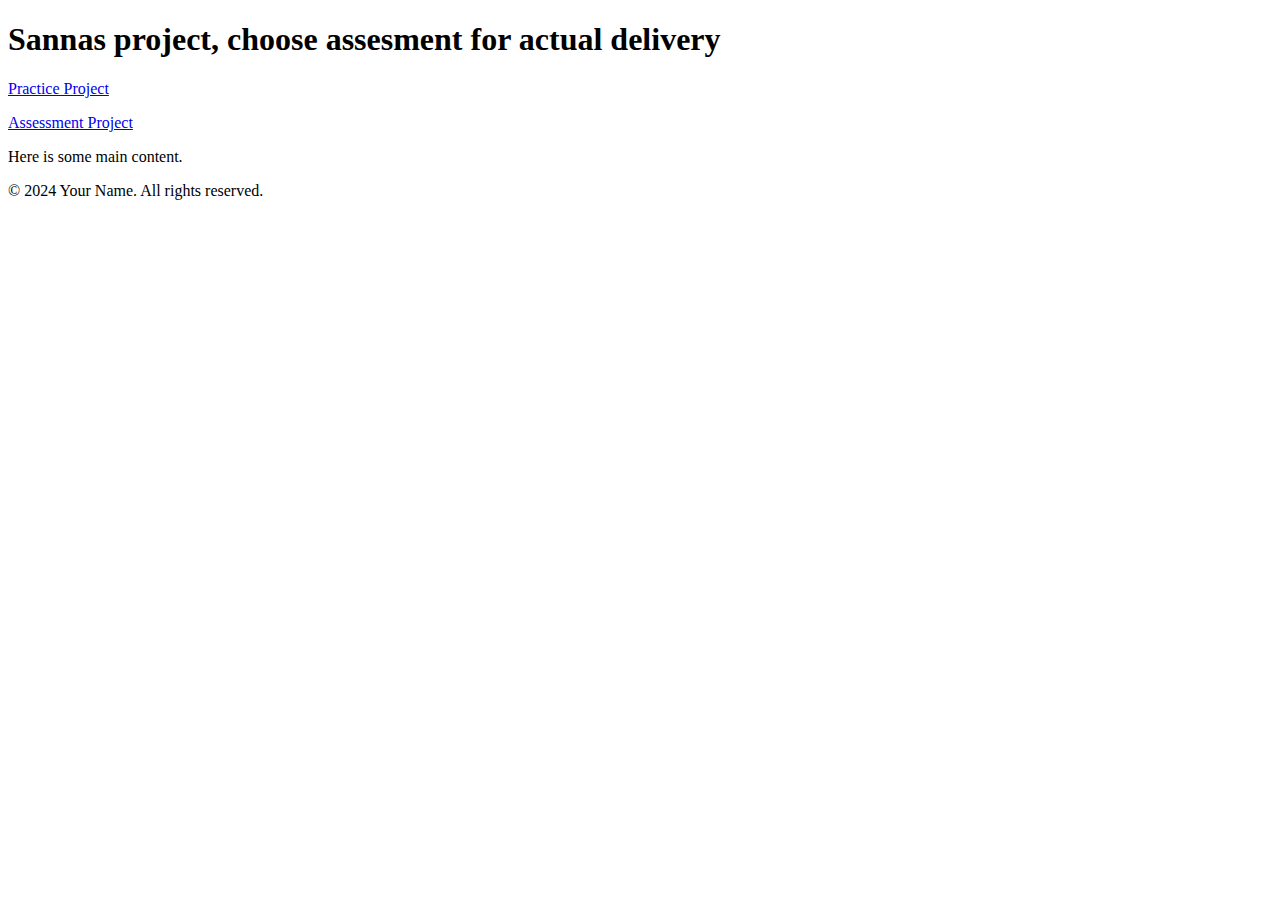
<file: index.html>
<!DOCTYPE html>
<html lang="en">
  <head>
    <meta charset="UTF-8" />
    <meta
      name="viewport"
      content="width=device-width, initial-
scale=1.0"
    />
    <title>Page Title</title>
  </head>
  <body>
    <header>
      <h1>Sannas project, choose assesment for actual delivery</h1>
    </header>
    <main>
      <p><a href="practice/index.html">Practice Project</a></p>
      <p><a href="assessment/index.html">Assessment Project</a></p>
    </main>
    <main>
      <p>Here is some main content.</p>
    </main>
    <footer>
      <p>&copy; 2024 Your Name. All rights reserved.</p>
    </footer>
  </body>
</html>
</file>
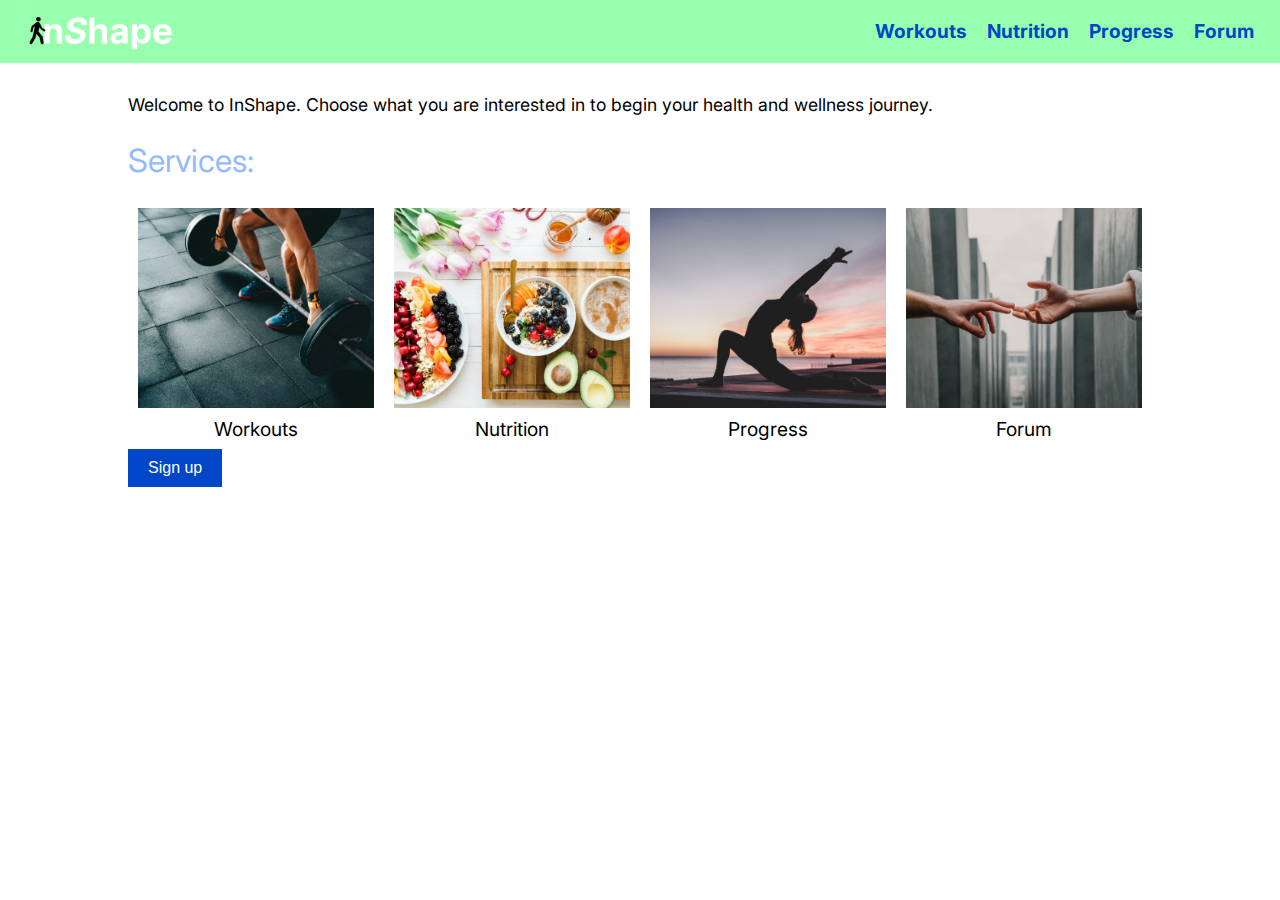
<file: assessment/index.html>
<!DOCTYPE html>
<html lang="en">
  <head>
    <meta charset="UTF-8" />
    <meta name="viewport" content="width=device-width, initial-scale=1.0" />
    <link rel="preconnect" href="https://fonts.googleapis.com" />
    <link rel="preconnect" href="https://fonts.gstatic.com" crossorigin />
    <link
      href="https://fonts.googleapis.com/css2?family=Inter:ital,opsz,wght@0,14..32,100..900;1,14..32,100..900&display=swap"
      rel="stylesheet"
    />
    <link rel="stylesheet" href="css/css_reset.css" />
    <link rel="stylesheet" href="css/base.css" />
    <link rel="stylesheet" href="css/components.css" />
    <link rel="stylesheet" href="css/layout.css" />
    <title>InShape: Home</title>
    <script type="module" src="js/script.js" defer></script>
    <script type="module" src="js/counter.js" defer></script>
  </head>
  <body>
    <header role="banner">
      <div class="project-box-head">
        <img src="images/logo.png" alt="InShape logo" class="logo"/>
      </div>
      <nav role="navigation" aria-label="Main navigation">
        <a href="workouts.html">Workouts</a>
        <a href="nutrition.html">Nutrition</a>
        <a href="progress.html">Progress</a>
        <a href="forum.html">Forum</a>
      </nav>
    </header>

    <main class="page-container" role="main">
      <p>
        Welcome to InShape. Choose what you are interested in to begin your
        health and wellness journey.
      </p>
      <h2>Services:</h2>
      <div class="projects-container">
        <div class="project-box">
          <img src="images/workouts.jpeg" alt="Man doing strength training" />
          <a href="workouts.html" aria-label="Go to Workouts page">Workouts</a>
        </div>
        <div class="project-box">
          <img src="images/nutri.jpeg" alt="A nutritional breakfast" />
          <a href="nutrition.html" aria-label="Go to Nutrition page">Nutrition</a>
        </div>
        <div class="project-box">
          <img src="images/progressW.avif" alt="A woman doing yoga" />
          <a href="progress.html" aria-label="Go to Progress page">Progress</a>
        </div>
        <div class="project-box">
          <img src="images/forumW.avif" alt="Hands reaching for each other" />
          <a href="forum.html" aria-label="Go to Forum page">Forum</a>
        </div>
      </div>
      <div>
        <button class="btn-action" aria-label="Sign up for InShape">Sign up</button>
      </div>
    </main>

    
  </body>
</html>
</file>
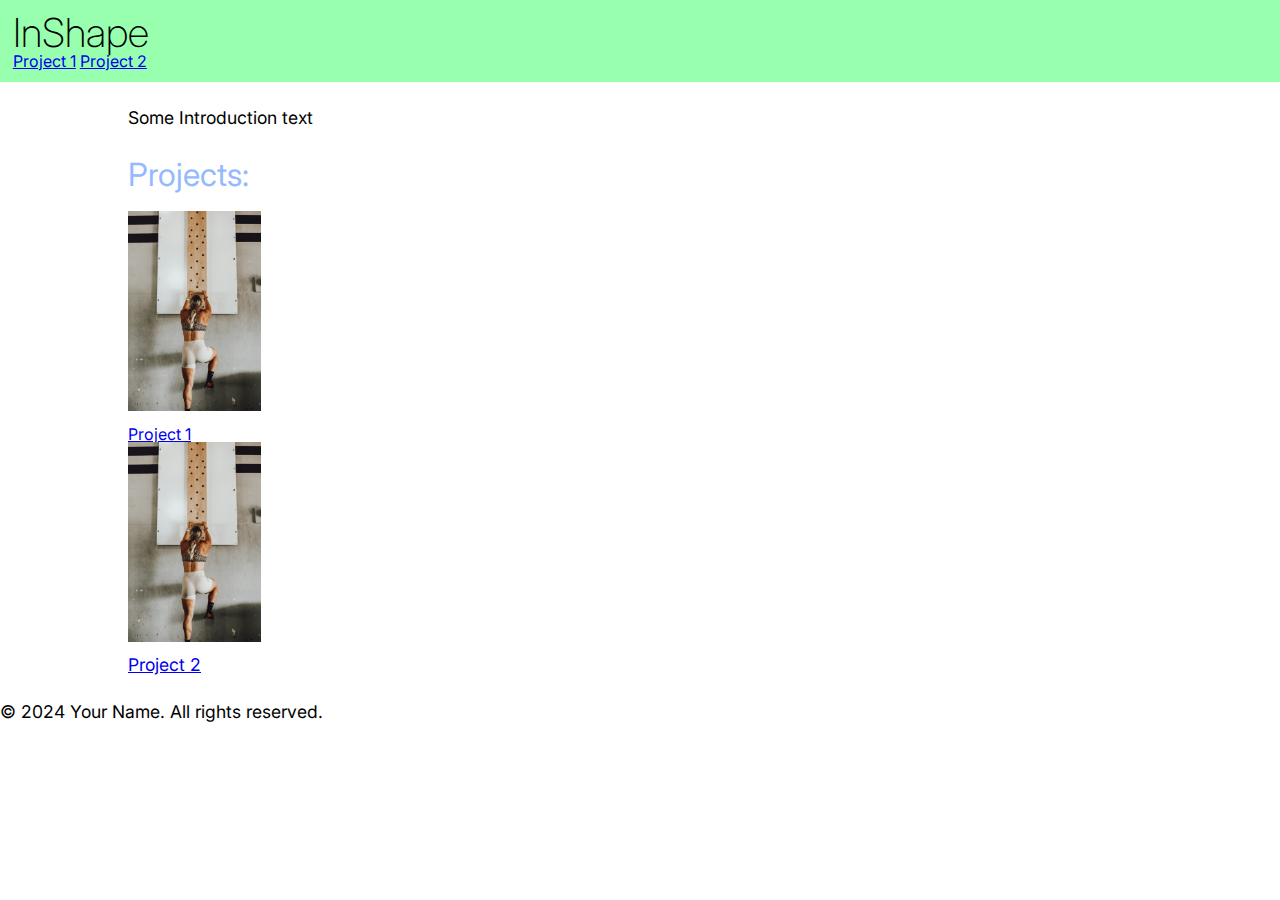
<file: practice/index.html>
<!DOCTYPE html>
<html lang="en">
  <head>
    <meta charset="UTF-8" />
    <meta name="viewport" content="width=device-width, initial-scale=1.0" />
    <link rel="preconnect" href="https://fonts.googleapis.com" />
    <link rel="preconnect" href="https://fonts.gstatic.com" crossorigin />
    <link
      href="https://fonts.googleapis.com/css2?family=Inter:ital,opsz,wght@0,14..32,100..900;1,14..32,100..900&display=swap"
      rel="stylesheet"
    />
    <link rel="stylesheet" href="css/css_reset.css" />
    <link rel="stylesheet" href="css/base.css" />
    <link rel="stylesheet" href="css/components.css" />
    <link rel="stylesheet" href="css/layout.css" />
    <title>Page Title</title>
  </head>
  <body>
    <header>
      <h1>InShape</h1>
      <nav>
        <a href="project1.html">Project 1</a>
        <a href="project2.html">Project 2</a>
      </nav>
    </header>
    <main class="page-container">
      <p>Some Introduction text</p>
      <h2>Projects:</h2>
      <div>
        <p>
          <img src="images/climb.jpeg" alt="Lady climbing" height="200" />
        </p>
        <a href="project1.html">Project 1</a>
      </div>
      <div>
        <img src="images/climb.jpeg" alt="Lady climbing" height="200" />
        <p>
          <a href="project2.html">Project 2</a>
        </p>
      </div>
    </main>
    <footer>
      <p>&copy; 2024 Your Name. All rights reserved.</p>
    </footer>
  </body>
</html>
</file>
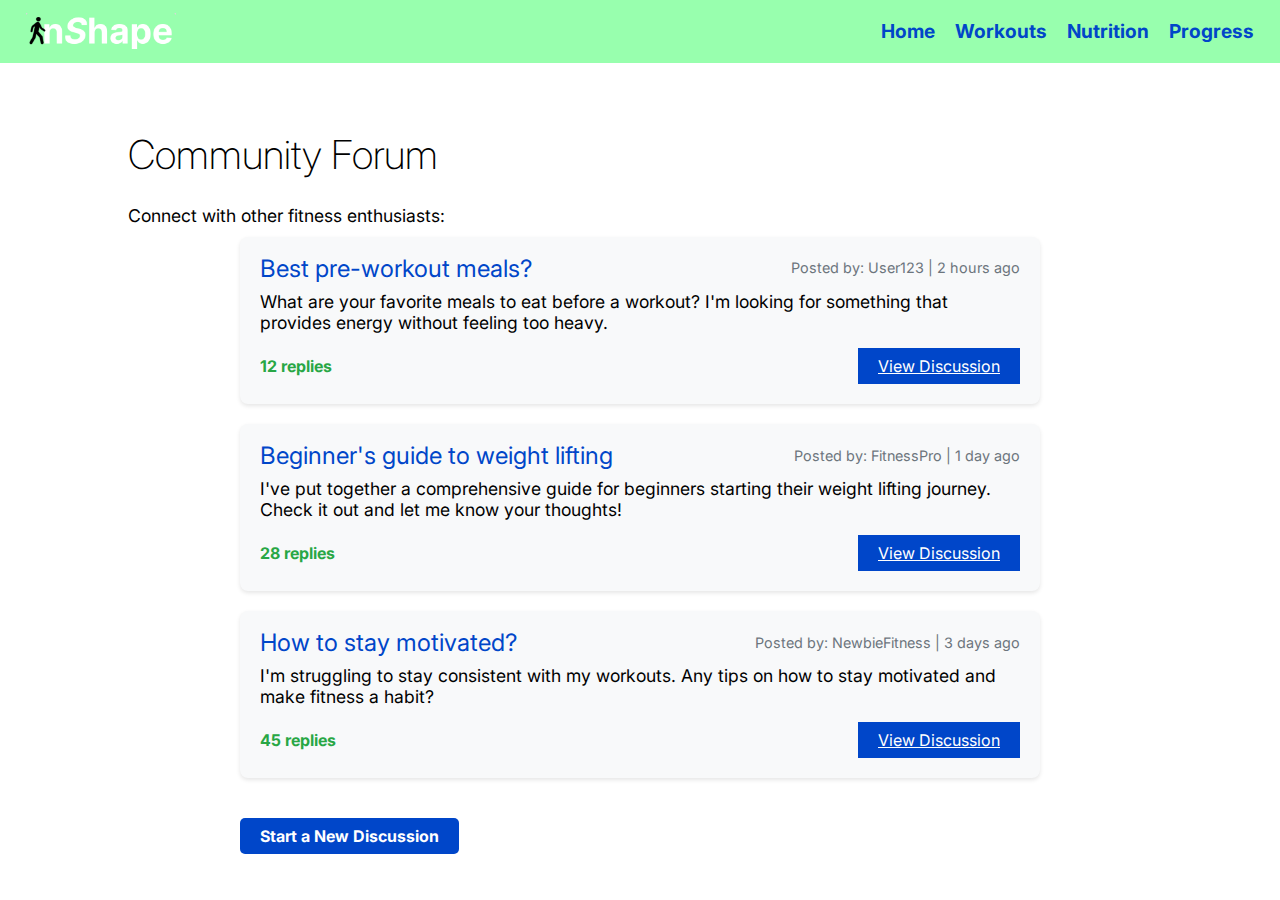
<file: assessment/forum.html>
<!DOCTYPE html>
<html lang="en">
  <head>
    <meta charset="UTF-8" />
    <meta name="viewport" content="width=device-width, initial-scale=1.0" />
    <link rel="preconnect" href="https://fonts.googleapis.com" />
    <link rel="preconnect" href="https://fonts.gstatic.com" crossorigin />
    <link
      href="https://fonts.googleapis.com/css2?family=Inter:ital,wght@0,400;0,700;1,400&display=swap"
      rel="stylesheet"
    />
    <link rel="stylesheet" href="css/css_reset.css" />
    <link rel="stylesheet" href="css/base.css" />
    <link rel="stylesheet" href="css/components.css" />
    <link rel="stylesheet" href="css/layout.css" />
    <title>InShape: Forum</title>
    <style>
      .forum-container {
        max-width: 800px;
        margin: 0 auto;
      }
      .forum-topic {
        background-color: #f8f9fa;
        border-radius: 8px;
        padding: 20px;
        margin-bottom: 20px;
        box-shadow: 0 2px 4px rgba(0,0,0,0.1);
        transition: transform 0.2s ease-in-out;
      }
      .forum-topic:hover {
        transform: translateY(-5px);
      }
      .topic-header {
        display: flex;
        justify-content: space-between;
        align-items: center;
        margin-bottom: 10px;
      }
      .topic-title {
        color: var(--action);
        margin: 0;
      }
      .topic-meta {
        font-size: 0.9rem;
        color: #6c757d;
      }
      .topic-content {
        margin-bottom: 15px;
      }
      .topic-footer {
        display: flex;
        justify-content: space-between;
        align-items: center;
      }
      .topic-replies {
        font-weight: bold;
        color: #28a745;
      }
      .new-topic-btn {
        display: inline-block;
        background-color: var(--action);
        color: white;
        padding: 10px 20px;
        border-radius: 5px;
        text-decoration: none;
        font-weight: bold;
        margin-top: 20px;
        transition: background-color 0.3s ease;
      }
      .new-topic-btn:hover {
        background-color: #0056b3;
      }
    </style>
  </head>
  <body>
    <header role="banner">
      <div class="project-box-head">
        <img src="images/logo.png" alt="InShape logo" class="logo"/>
      </div>
      <nav role="navigation" aria-label="Main navigation">
        <a href="index.html">Home</a>
        <a href="workouts.html">Workouts</a>
        <a href="nutrition.html">Nutrition</a>
        <a href="progress.html">Progress</a>
      </nav>
    </header>
    <main class="page-container" role="main">
      <h1>Community Forum</h1>
      <p>Connect with other fitness enthusiasts:</p>
      <div class="forum-container">
        <article class="forum-topic">
          <div class="topic-header">
            <h3 class="topic-title">Best pre-workout meals?</h3>
            <span class="topic-meta">Posted by: User123 | 2 hours ago</span>
          </div>
          <p class="topic-content">What are your favorite meals to eat before a workout? I'm looking for something that provides energy without feeling too heavy.</p>
          <div class="topic-footer">
            <span class="topic-replies" aria-label="12 replies to this topic">12 replies</span>
            <a href="#" class="btn-action" aria-label="View discussion about best pre-workout meals">View Discussion</a>
          </div>
        </article>
        <article class="forum-topic">
          <div class="topic-header">
            <h3 class="topic-title">Beginner's guide to weight lifting</h3>
            <span class="topic-meta">Posted by: FitnessPro | 1 day ago</span>
          </div>
          <p class="topic-content">I've put together a comprehensive guide for beginners starting their weight lifting journey. Check it out and let me know your thoughts!</p>
          <div class="topic-footer">
            <span class="topic-replies" aria-label="28 replies to this topic">28 replies</span>
            <a href="#" class="btn-action" aria-label="View discussion about beginner's guide to weight lifting">View Discussion</a>
          </div>
        </article>
        <article class="forum-topic">
          <div class="topic-header">
            <h3 class="topic-title">How to stay motivated?</h3>
            <span class="topic-meta">Posted by: NewbieFitness | 3 days ago</span>
          </div>
          <p class="topic-content">I'm struggling to stay consistent with my workouts. Any tips on how to stay motivated and make fitness a habit?</p>
          <div class="topic-footer">
            <span class="topic-replies" aria-label="45 replies to this topic">45 replies</span>
            <a href="#" class="btn-action" aria-label="View discussion about staying motivated">View Discussion</a>
          </div>
        </article>
        <a href="#" class="new-topic-btn" role="button" aria-label="Start a new discussion topic">Start a New Discussion</a>
      </div>
    </main>
    
  </body>
</html>
</file>
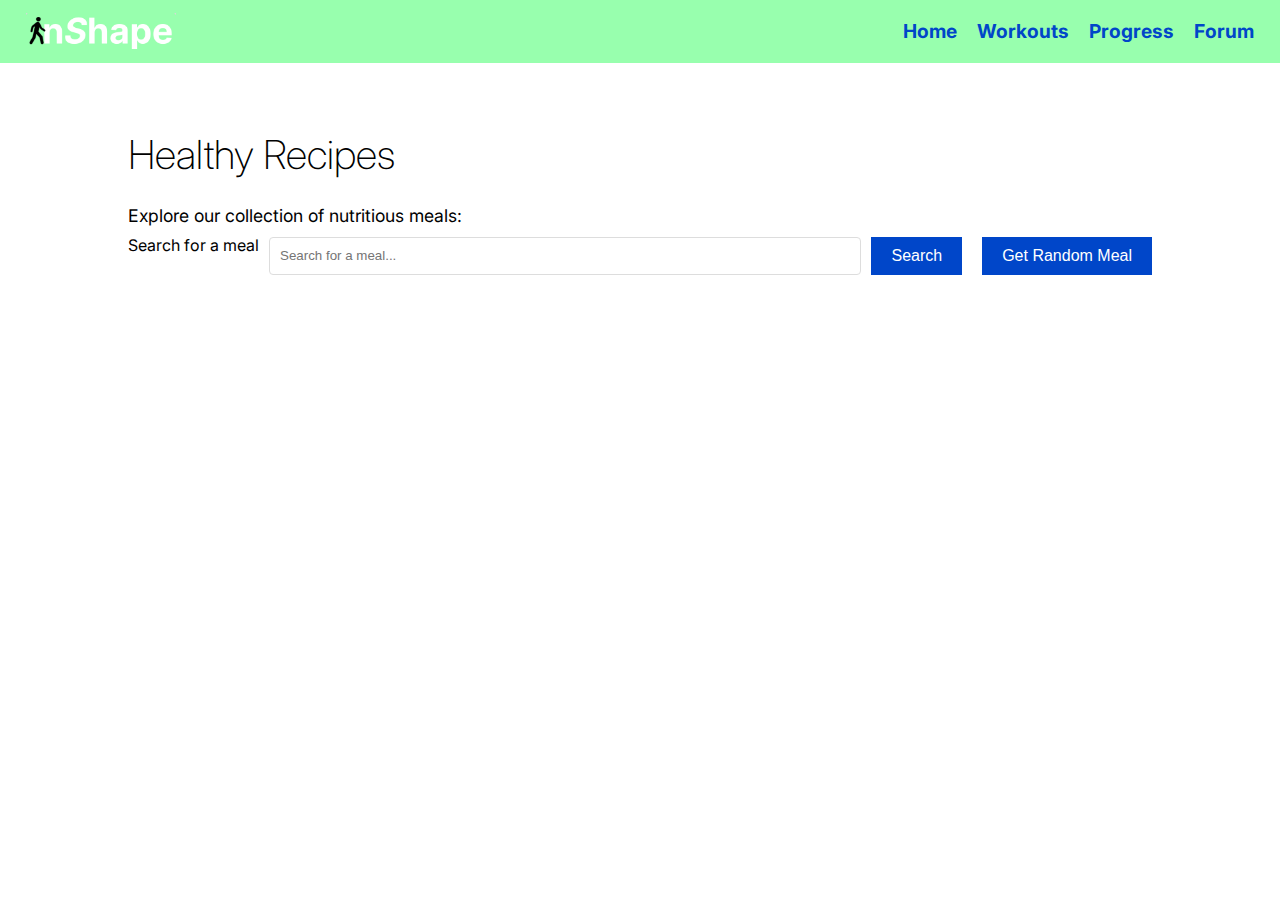
<file: assessment/nutrition.html>
<!DOCTYPE html>
<html lang="en">
  <head>
    <meta charset="UTF-8" />
    <meta name="viewport" content="width=device-width, initial-scale=1.0" />
    <link rel="preconnect" href="https://fonts.googleapis.com" />
    <link rel="preconnect" href="https://fonts.gstatic.com" crossorigin />
    <link
      href="https://fonts.googleapis.com/css2?family=Inter:ital,wght@0,400;0,700;1,400&display=swap"
      rel="stylesheet"
    />
    <link rel="stylesheet" href="css/css_reset.css" />
    <link rel="stylesheet" href="css/base.css" />
    <link rel="stylesheet" href="css/components.css" />
    <link rel="stylesheet" href="css/layout.css" />
    <title>InShape: Nutrition</title>
    <style>
      .recipe-grid {
        display: grid;
        grid-template-columns: repeat(auto-fill, minmax(250px, 1fr));
        gap: 20px;
        margin-top: 20px;
      }
      .recipe-card {
        background-color: #fff;
        border-radius: 8px;
        overflow: hidden;
        box-shadow: 0 4px 6px rgba(0,0,0,0.1);
        transition: transform 0.3s ease, box-shadow 0.3s ease;
      }
      .recipe-card:hover {
        transform: translateY(-5px);
        box-shadow: 0 6px 12px rgba(0,0,0,0.15);
      }
      .recipe-card img {
        width: 100%;
        height: 200px;
        object-fit: cover;
      }
      .recipe-card-content {
        padding: 15px;
      }
      .recipe-card h3 {
        margin-top: 0;
        color: var(--action);
      }
      .recipe-card .btn-action {
        display: inline-block;
        margin-top: 10px;
      }
      #recipeModal {
        display: none;
        position: fixed;
        z-index: 1000;
        left: 0;
        top: 0;
        width: 100%;
        height: 100%;
        overflow: auto;
        background-color: rgba(0,0,0,0.6);
      }
      .modal-content {
        background-color: #fefefe;
        margin: 5% auto;
        padding: 20px;
        border-radius: 8px;
        width: 90%;
        max-width: 600px;
        box-shadow: 0 4px 6px rgba(0,0,0,0.1);
      }
      .close {
        color: #aaa;
        float: right;
        font-size: 28px;
        font-weight: bold;
        cursor: pointer;
        transition: color 0.3s ease;
      }
      .close:hover,
      .close:focus {
        color: #000;
      }
      #searchForm {
        display: flex;
        gap: 10px;
        margin-bottom: 20px;
      }
      #searchInput {
        flex-grow: 1;
        padding: 10px;
        border: 1px solid #ddd;
        border-radius: 4px;
      }
      #randomMealBtn {
        margin-left: 10px;
      }
    </style>
    <script type="module" src="js/nutrition.js"></script>
  </head>
  <body>
    <header role="banner">
      <div class="project-box-head">
        <img src="images/logo.png" alt="InShape logo" class="logo"/>
      </div>
      <nav role="navigation" aria-label="Main navigation">
        <a href="index.html">Home</a>
        <a href="workouts.html">Workouts</a>
        <a href="progress.html">Progress</a>
        <a href="forum.html">Forum</a>
      </nav>
    </header>
    <main class="page-container" role="main">
      <h1>Healthy Recipes</h1>
      <p>Explore our collection of nutritious meals:</p>
      <form id="searchForm" role="search" aria-label="Recipe search">
        <label for="searchInput" class="sr-only">Search for a meal</label>
        <input type="text" id="searchInput" placeholder="Search for a meal..." required aria-required="true">
        <button type="submit" class="btn-action" aria-label="Search for recipes">Search</button>
        <button id="randomMealBtn" type="button" class="btn-action" aria-label="Get a random meal">Get Random Meal</button>
      </form>
      <div id="mealContainer" class="recipe-grid" aria-live="polite" aria-atomic="true">
        <!-- Random meal will be displayed here -->
      </div>
      <div id="mealsContainer" aria-live="polite" aria-atomic="true">
        <!-- Search results will be displayed here -->
      </div>
    </main>
    <div id="recipeModal" role="dialog" aria-modal="true" aria-labelledby="recipeModalTitle" aria-describedby="recipeModalContent">
      <div class="modal-content">
        <span class="close" aria-label="Close recipe details">&times;</span>
        <h2 id="recipeModalTitle"></h2>
        <div id="recipeModalContent"></div>
      </div>
    </div>
    
  </body>
</html>
</file>
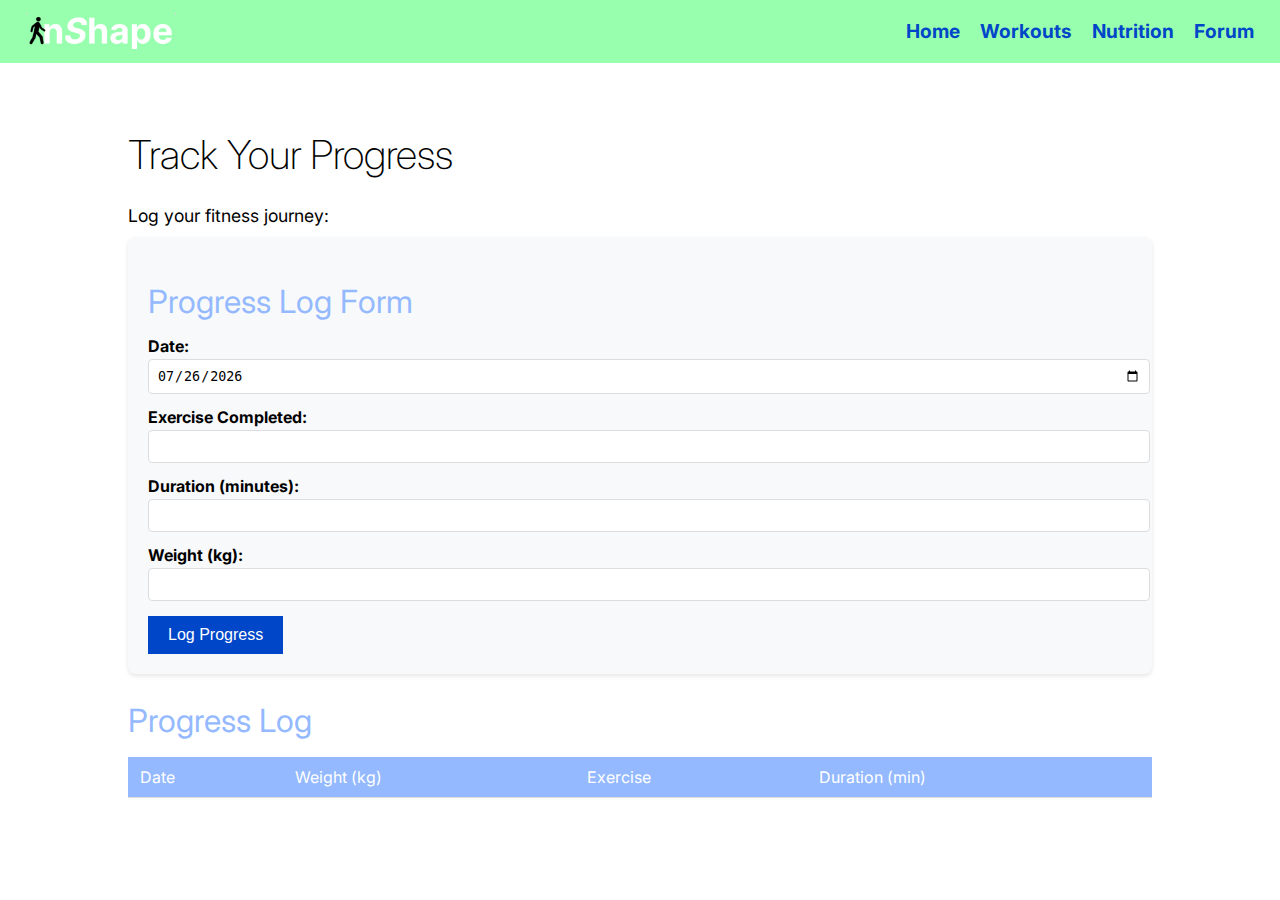
<file: assessment/progress.html>
<!DOCTYPE html>
<html lang="en">
  <head>
    <meta charset="UTF-8" />
    <meta name="viewport" content="width=device-width, initial-scale=1.0" />
    <link rel="preconnect" href="https://fonts.googleapis.com" />
    <link rel="preconnect" href="https://fonts.gstatic.com" crossorigin />
    <link
      href="https://fonts.googleapis.com/css2?family=Inter:ital,wght@0,400;0,700;1,400&display=swap"
      rel="stylesheet"
    />
    <link rel="stylesheet" href="css/css_reset.css" />
    <link rel="stylesheet" href="css/base.css" />
    <link rel="stylesheet" href="css/components.css" />
    <link rel="stylesheet" href="css/layout.css" />
    <title>InShape: Progress</title>
    <style>
      .progress-form {
        background-color: #f8f9fa;
        padding: 20px;
        border-radius: 8px;
        margin-bottom: 30px;
        box-shadow: 0 2px 4px rgba(0,0,0,0.1);
      }
      .form-group {
        margin-bottom: 15px;
      }
      .form-group label {
        display: block;
        margin-bottom: 5px;
        font-weight: bold;
      }
      .form-group input {
        width: 100%;
        padding: 8px;
        border: 1px solid #ddd;
        border-radius: 4px;
      }
      #progressTable {
        width: 100%;
        border-collapse: collapse;
        margin-top: 20px;
      }
      #progressTable th,
      #progressTable td {
        padding: 12px;
        text-align: left;
        border-bottom: 1px solid #ddd;
      }
      #progressTable th {
        background-color: var(--secondary);
        color: white;
      }
      #progressTable tr:nth-child(even) {
        background-color: #f8f9fa;
      }
      #progressTable tr:hover {
        background-color: #e9ecef;
      }
    </style>
    <script type="module" src="js/progress.js"></script>
  </head>
  <body>
    <header role="banner">
      <div class="project-box-head">
        <img src="images/logo.png" alt="InShape logo" class="logo"/>
      </div>
      <nav role="navigation" aria-label="Main navigation">
        <a href="index.html">Home</a>
        <a href="workouts.html">Workouts</a>
        <a href="nutrition.html">Nutrition</a>
        <a href="forum.html">Forum</a>
      </nav>
    </header>
    <main class="page-container" role="main">
      <h1>Track Your Progress</h1>
      <p>Log your fitness journey:</p>
      <form id="progressForm" class="progress-form" aria-labelledby="formTitle">
        <h2 id="formTitle" class="sr-only">Progress Log Form</h2>
        <div class="form-group">
          <label for="date">Date:</label>
          <input type="date" id="date" name="date" required aria-required="true">
        </div>
        <div class="form-group">
          <label for="exercise">Exercise Completed:</label>
          <input type="text" id="exercise" name="exercise" maxlength="100" required aria-required="true">
        </div>
        <div class="form-group">
          <label for="duration">Duration (minutes):</label>
          <input type="number" id="duration" name="duration" min="1" max="1440" required aria-required="true">
        </div>
        <div class="form-group">
          <label for="weight">Weight (kg):</label>
          <input type="number" id="weight" name="weight" step="0.1" min="20" max="300" required aria-required="true">
        </div>
        <button type="submit" class="btn-action" aria-label="Submit progress log">Log Progress</button>
      </form>

      <h2 id="progressLogTitle">Progress Log</h2>
      <table id="progressTable" aria-labelledby="progressLogTitle">
        <thead>
          <tr>
            <th scope="col">Date</th>
            <th scope="col">Weight (kg)</th>
            <th scope="col">Exercise</th>
            <th scope="col">Duration (min)</th>
          </tr>
        </thead>
        <tbody>
          <!-- Progress data will be inserted here by JavaScript -->
        </tbody>
      </table>
    </main>
    
  </body>
</html>
</file>
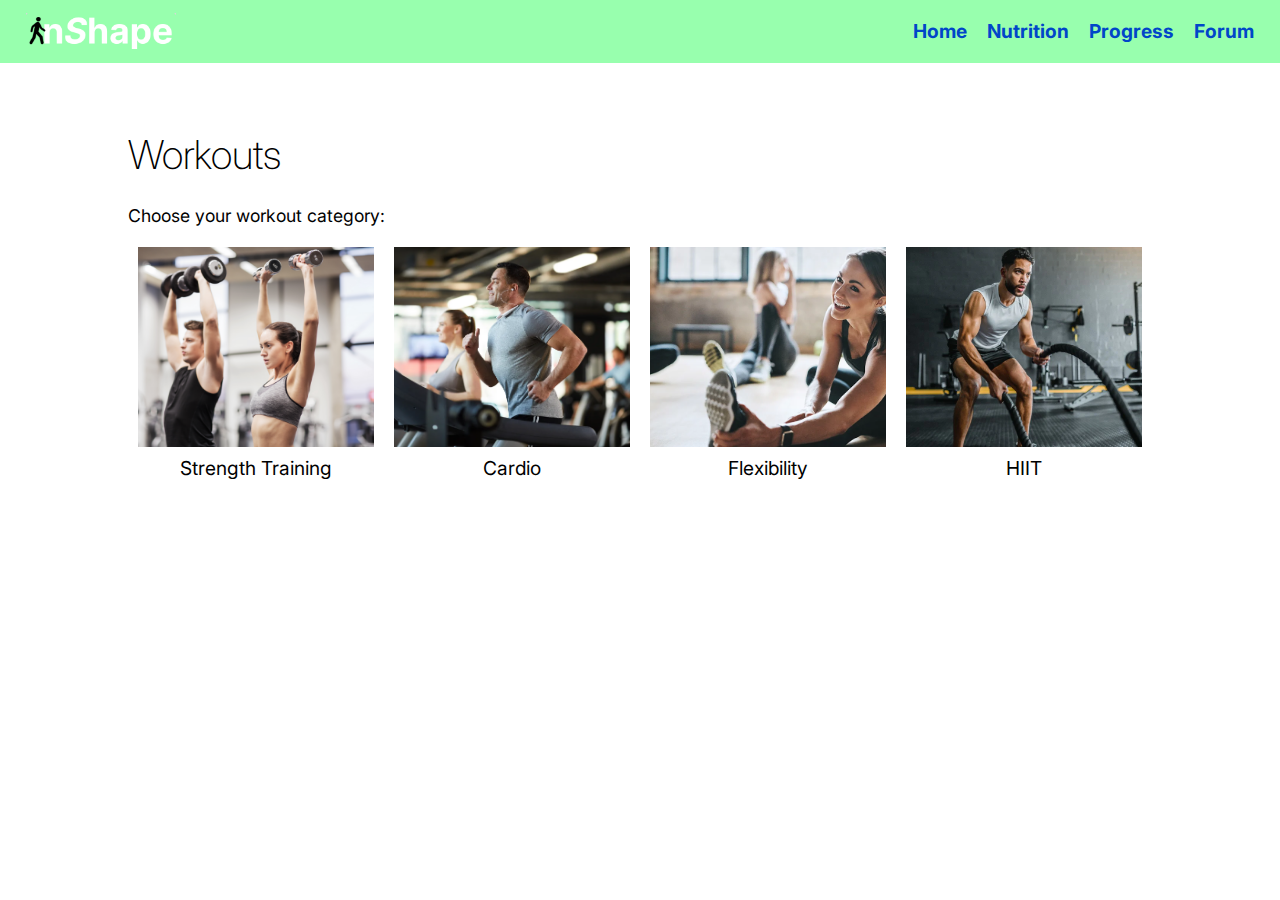
<file: assessment/workouts.html>
<!DOCTYPE html>
<html lang="en">
  <head>
    <meta charset="UTF-8" />
    <meta name="viewport" content="width=device-width, initial-scale=1.0" />
    <link rel="preconnect" href="https://fonts.googleapis.com" />
    <link rel="preconnect" href="https://fonts.gstatic.com" crossorigin />
    <link
      href="https://fonts.googleapis.com/css2?family=Inter:ital,opsz,wght@0,14..32,100..900;1,14..32,100..900&display=swap"
      rel="stylesheet"
    />
    <link rel="stylesheet" href="css/css_reset.css" />
    <link rel="stylesheet" href="css/base.css" />
    <link rel="stylesheet" href="css/components.css" />
    <link rel="stylesheet" href="css/layout.css" />
    <title>InShape: Workouts</title>
  </head>
  <body>
    <header role="banner">
      <div class="project-box-head">
        <img  src="images/logo.png" alt="InShape logo" class="logo"/>
      </div>
      <nav role="navigation" aria-label="Main navigation">
        <a href="index.html">Home</a>
        <a href="nutrition.html">Nutrition</a>
        <a href="progress.html">Progress</a>
        <a href="forum.html">Forum</a>
      </nav>
    </header>
    
    <main class="page-container" role="main">
      <h1>Workouts</h1>
      <p>Choose your workout category:</p>
      <div class="projects-container">
        <div class="project-box">
          <img src="images/strength.png" alt="Person lifting weights" />
          <a href="#" aria-label="Go to Strength Training workouts">Strength Training</a>
        </div>
        <div class="project-box">
          <img src="images/cardio.jpg" alt="Person running on a treadmill" />
          <a href="#" aria-label="Go to Cardio workouts">Cardio</a>
        </div>
        <div class="project-box">
          <img src="images/flexibility.webp" alt="Person doing a yoga stretch" />
          <a href="#" aria-label="Go to Flexibility workouts">Flexibility</a>
        </div>
        <div class="project-box">
          <img src="images/hiit.webp" alt="Person doing a high-intensity exercise" />
          <a href="#" aria-label="Go to HIIT workouts">HIIT</a>
        </div>
      </div>
    </main>
  </body>
</html>
</file>
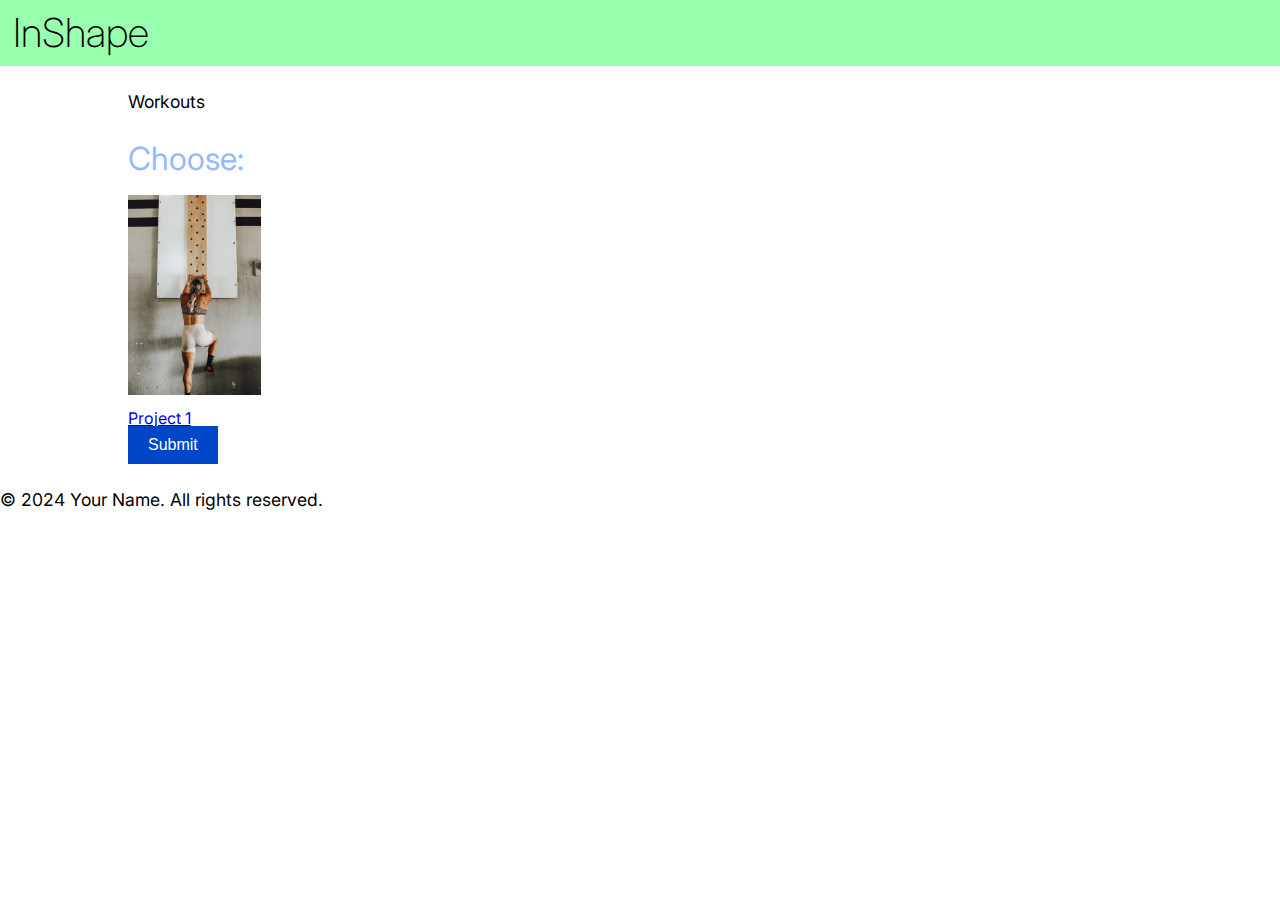
<file: practice/project1.html>
<!DOCTYPE html>
<html lang="en">
  <head>
    <meta charset="UTF-8" />
    <meta name="viewport" content="width=device-width, initial-scale=1.0" />
    <link rel="preconnect" href="https://fonts.googleapis.com" />
    <link rel="preconnect" href="https://fonts.gstatic.com" crossorigin />
    <link
      href="https://fonts.googleapis.com/css2?family=Inter:ital,opsz,wght@0,14..32,100..900;1,14..32,100..900&display=swap"
      rel="stylesheet"
    />
    <link rel="stylesheet" href="css/css_reset.css" />
    <link rel="stylesheet" href="css/base.css" />
    <link rel="stylesheet" href="css/components.css" />
    <link rel="stylesheet" href="css/layout.css" />
    <title>Project 1</title>
    
  </head>
  <body>
    <header>
        <h1>InShape</h1>
      </header>
      <main class="page-container">
        <p>Workouts</p>
        <h2>Choose:</h2>
        <div>
          <p>
            <img src="images/climb.jpeg" alt="Lady climbing" height="200" />
          </p>
          <a href="project1.html">Project 1</a>
        </div>
        <div>
            <button class="btn-action">Submit</button>
        </div>
      </main>
      <footer>
        <p>&copy; 2024 Your Name. All rights reserved.</p>
      </footer>
  </body>
</html>
</file>
<file: assessment/css/base.css>
body {
  font-family: "Inter", "Roboto", sans-serif;
  font-size: 100%;
}

:root {
    --primary: #98FFAE;
    --secondary: #94B9FF;
    --action: #0046C9; 
}

h1 {
    font-size: 2.5rem;
    font-weight: 200;
    margin-top: 5%;
    margin-bottom: 3%;
    color: var(black)
  }
  
  h2 {
    font-size: 2rem;
    font-weight: 400;
    margin-top: 3%;
    margin-bottom: 2%;
    color: var(--secondary)
  }
  
  h3 {
    font-size: 1.5rem;
    margin-top: 2%;
    margin-bottom: 2%;
    color: var(--action)
  }
  
  h4 {
    font-size: 1.25rem;
    font-weight: 600;
    margin-top: 1%;
    margin-bottom: 1%;
  }
  
  p {
    font-size: 1.1rem;
    margin-top: 1%;
    margin-bottom: 1%;
    line-height: 1.2;
  }
</file>
<file: assessment/css/components.css>
.btn-action{
    padding: 10px 20px;
    background-color: var(--action);
    border: none;
    border-radius: 50x;
    color: white;
    font-size: 16px;
    cursor: pointer;
}

.btn-action:hover{
    background-color: var(--action);
}
</file>
<file: assessment/css/layout.css>
.page-container{
    width: 80%;
    margin: 2% auto;
}

/* Ensures the header looks clean and balanced */
header {
    display: flex;
    justify-content: space-between; /* Ensures space between title and nav */
    align-items: center;
    width: 100%;
    background-color: #98FFAE;
    padding: 1% 2%; /* Adds padding for space */
    /*margin-bottom: 100px;*/
    box-sizing: border-box; /* Ensures padding doesn't affect width */
    top: 0;
    left: 0;

  }
  
  header h1 {
    margin: 0;
    font-size: 2rem; /* Adjust size as needed */
    color: #0046C9; /* Matches the theme */
  }
  
  nav {
    display: flex;
    gap: 20px; /* Adds space between the links */
  }
  
  nav a {
    text-decoration: none;
    color: #0046C9; /* Customize to match theme */
    font-size: 1.2rem; /* Adjust font size for better readability */
    font-weight: bold; /* Make the links stand out */
    transition: color 0.3s ease; /* Smooth color transition on hover */
  }
  
  nav a:hover {
    color: #000; /* Change link color on hover */
  }
  
  /* Responsive for smaller screens */
  @media (max-width: 768px) {
    header {
      flex-direction: column; /* Stacks the items vertically on smaller screens */
      align-items: center;
    }
  
    nav {
      margin-top: 10px; /* Adds space between title and links */
    }
  }
  

.page-container {
    max-width: 1200px;
    margin: 0 auto;
    padding: 20px;
  }
  
  .projects-container {
    display: flex;
    flex-wrap: wrap;
    justify-content: space-between;
  }
  
  .project-box {
    flex: 1 1 calc(25% - 20px); /* Each box will take up 25% of the container's width with space */
    margin: 10px;
    text-align: center;
  }

/*Her har jeg fucket opp*/
  .project-box-head{
    
    object-fit: cover; /* Ensures the image covers the box without distortion */
  }

  .project-box-logo{
    width: 10%; /* Ensures the image fills the width of the box */
    height: auto; /* Set a consistent height */
    object-fit: cover; /* Ensures the image covers the box without distortion */
  }
  
  .project-box img {
    width: 100%; /* Ensures the image fills the width of the box */
    height: 200px; /* Set a consistent height */
    object-fit: cover; /* Ensures the image covers the box without distortion */
  }
  
  .logo {
    width: 150px; /* Adjust the width as needed */
    height: auto; /* Keeps the aspect ratio */
  }
  
  .project-box a {
    display: block;
    margin-top: 10px;
    font-size: 1.2rem;
    text-decoration: none;
    color: #000; /* Customize as needed */
  }
  
  @media (max-width: 768px) {
    .project-box {
      flex: 1 1 calc(50% - 20px); /* For smaller screens, each box takes up 50% width */
    }
  }
  
  @media (max-width: 480px) {
    .project-box {
      flex: 1 1 100%; /* On very small screens, each box takes up full width */
    }
  }
</file>
<file: practice/css/base.css>
body {
  font-family: "Inter", "Roboto", sans-serif;
  font-size: 100%;
}

:root {
    --primary: #98FFAE;
    --secondary: #94B9FF;
    --action: #0046C9; 
}

h1 {
    font-size: 2.5rem;
    font-weight: 200;
    margin-top: 5%;
    margin-bottom: 3%;
    color: var(black)
  }
  
  h2 {
    font-size: 2rem;
    font-weight: 400;
    margin-top: 3%;
    margin-bottom: 2%;
    color: var(--secondary)
  }
  
  h3 {
    font-size: 1.5rem;
    margin-top: 2%;
    margin-bottom: 2%;
    color: var(--action)
  }
  
  h4 {
    font-size: 1.25rem;
    font-weight: 600;
    margin-top: 1%;
    margin-bottom: 1%;
  }
  
  p {
    font-size: 1.1rem;
    margin-top: 1%;
    margin-bottom: 1%;
    line-height: 1.2;
  }
</file>
<file: practice/css/components.css>
.btn-action{
    padding: 10px 20px;
    background-color: var(--action);
    border: none;
    border-radius: 50x;
    color: white;
    font-size: 16px;
    cursor: pointer;
}

.btn-action:hover{
    background-color: var(--action);
}
</file>
<file: practice/css/layout.css>
.page-container{
    width: 80%;
    margin: 2% auto;
}

header{
    width: 100%;
    background-color: #98FFAE;
    padding: 1%;
}

header h1{
    margin-top: 0;
    margin-bottom: 0;
}
</file>
